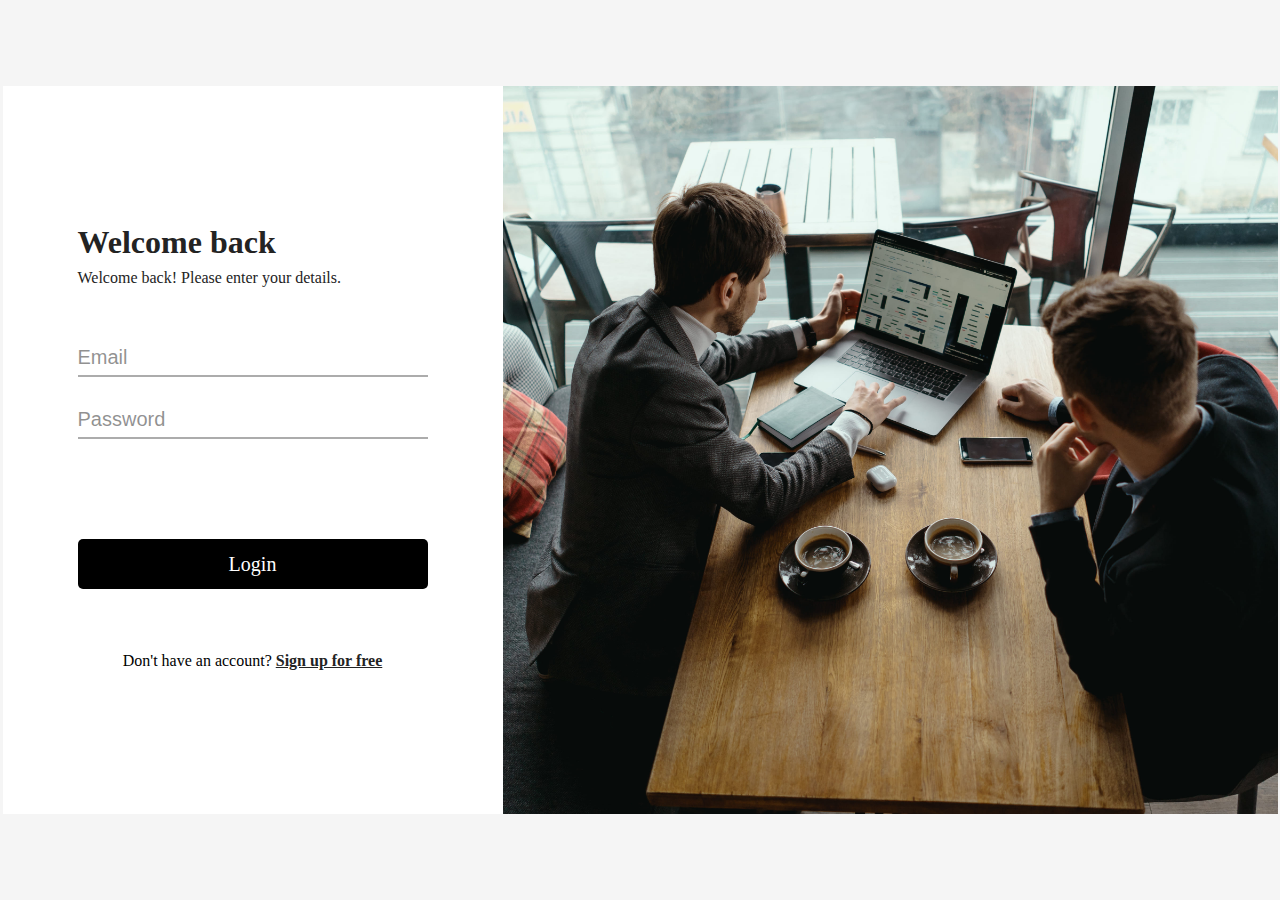
<file: index.html>
<!DOCTYPE html>
<html>
    <head>
        <title>PFinances - Login</title>
        <script src="./js/index.js"></script>
        <link href="./css/main.css" rel="stylesheet" />
        <link rel="icon" type="image/x-icon" href="/images/favicon.ico">

    <!-- Redireciona para o 'todo.html' se existir token no localstorage -->
    <script>
        if(localStorage.getItem('Authorization')) {
            window.location.replace('dashboard.html')
        }
    </script>
    
    </head>
    <body>
        <main>
            <div class="content">
                <div class="forms">
                    <!--<form class="forms">-->
                    <div class="titles">
                        <h1>Welcome back</h1>
                        <h2>Welcome back! Please enter your details.</h2>
                    </div>
                    
                    <div class="fields">
                        <input class="input" type="email" id="email" placeholder="Email" >
                        <input class="input" type="password" id="password" placeholder="Password">
                    </div>
                    <div id="alert" role="alert">
                    </div>
                    
                    <input type="submit" class="button" value="Login" onclick="Login()" >
                    
                    <p>Don't have an account? <a href="./signup.html">Sign up for free</a></p>
                </div>
                <div class="container">
                    <img src="./images/v1_205.jpg" alt="">
                </div>
            </div>
        </main>
    </body>
</html>
</file>
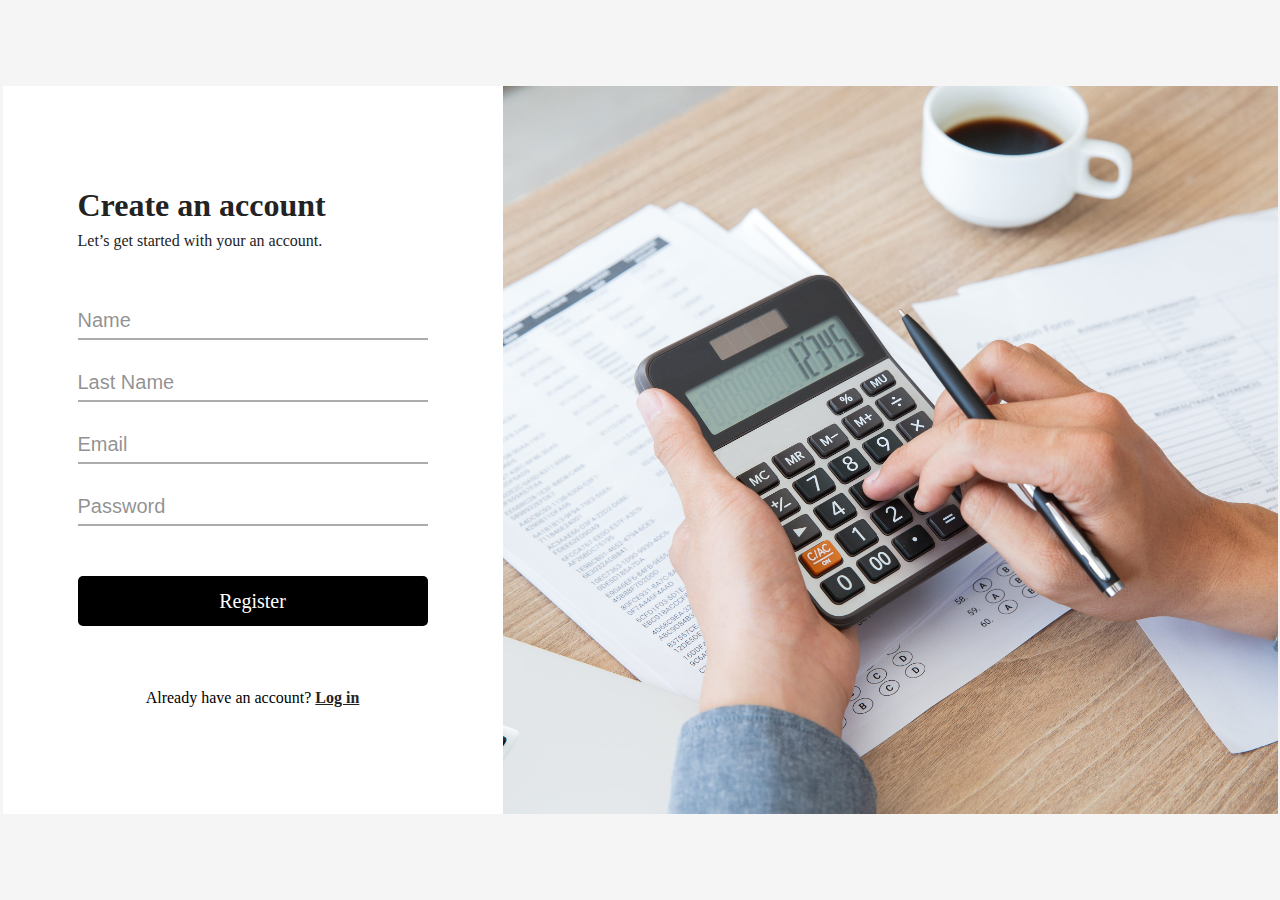
<file: signup.html>
<!DOCTYPE html>
<html>
    <head>
        <title>PFinances - Sign Up</title>
        <script src="./js/signup.js"></script>
        <link href="./css/main.css" rel="stylesheet" />
        <link rel="icon" type="image/x-icon" href="/images/favicon.ico">

    <!-- Redireciona para o 'todo.html' se existir token no localstorage -->
    <script>
        if(localStorage.getItem('Authorization')) {
            window.location.replace('dashboard.html')
        }
    </script>

    </head>
    <body>
        <main>
            <div class="content">
                <div class="forms">
                    <div class="titles">
                        <h1>Create an account</h1>
                        <h2>Let’s get started with your an account.</h2>
                    </div>
                    
                    <div class="fields">
                        <input class="input" type="text" id="name" placeholder="Name">
                        <input class="input" type="text" id="lastName" placeholder="Last Name">
                        <input class="input" type="email" id="email" placeholder="Email">
                        <input class="input" type="password" id="password" placeholder="Password">
                    </div>
                    
                    <input type="submit" class="button" value="Register" onclick="CreateUser()" >
                    
                    <p>Already have an account? <a href="./index.html">Log in</a></p>
                </div>
                <div class="container">
                    <img src="./images/v1_60.jpg" alt="">
                </div>
            </div>
        </main>
    </body>
</html>
</file>
<file: css/main.css>
* {
  padding: 0;
  margin: 0;
  border: 0;
}
:root {
  font-family: 'Poppins';
  font-style: normal;
}
body {
  font-size: 14px;
  background: #F5F5F5;
}

main {
  width: 100vw;
  height: 100vh;
  display: flex;
  justify-content: center;
  align-items: center;
}
.content {
  width: 1200px;
  height: 728px;
  position: relative;
  display: flex;
  flex-direction: row;
  align-items: center;
  padding: 0px 0px 0px 75px;
  gap: 75px;
  background: #FFFFFF;
}
.vertical {
  padding: 40px 0;
  flex-direction: column;
  justify-content: start;
}
#resumo {
  width: 90%;
  display: flex;
  flex-direction: row;
  justify-content: space-between;
  align-items: center;
}
#resumo h2 {
  margin: 5px;
}
#resumo2 {
  display: flex;
  flex-direction: row;
}

.forms {
  display: flex;
  flex-direction: column;
  justify-content: center;
  align-items: center;
  gap: 50px;
  width: 350px;
  height: 386px;
}

.titles {
  padding: 0px;
  width: 100%;
  height: 72px;
  display: flex;
  flex-direction: column;
  justify-content: space-evenly;
  align-items: flex-start;
}
h1 {
  font-weight: 600;
  font-size: 32px;
  line-height: 48px;
  color: #232323;
}
h2 {
  font-weight: 400;
  font-size: 16px;
  line-height: 24px;
  color: #232323;
}

.fields {
  display: flex;
  flex-direction: column;
  justify-content: center;
  align-items: center;
  gap: 25px;
  width: 350px;
}
.input {
  display: flex;
  flex-direction: column;
  justify-content: center;
  align-items: flex-start;
  font-weight: 400;
  font-size: 20px;
  width: 350px;
  height: 35px;
  border-bottom: 2px solid #ACACAC;
}
.input::placeholder {
  position: relative;
  font-weight: 400;
  font-size: 20px;
  line-height: 30px;
  color: rgba(35, 35, 35, 0.5);
}
.input:focus {
  outline: none;
  transition: border 0.3s ease;
  border-bottom: 2px solid #232323;
}

button {
  cursor: pointer;
}

input[type=submit], .btn {
  cursor: pointer;
  padding: 10px 60px;
  width: 350px;
  height: 50px;
  background: #000000;
  border-radius: 5px;
  font-family: 'Poppins';
  font-style: normal;
  font-weight: 500;
  font-size: 20px;
  line-height: 30px;
  color: #FFFFFF;
}
input[type=submit]:hover {
  transition: all 0.3s ease;
  border-radius: 10px;
  background: #232323;
}

p {
  height: 24px;
  font-family: 'Poppins';
  font-style: normal;
  font-weight: 400;
  font-size: 16px;
  line-height: 24px;
}
p a {
  width: 123px;
  height: 24px;
  font-family: 'Poppins';
  font-style: normal;
  font-weight: 600;
  font-size: 16px;
  line-height: 24px;
  text-decoration-line: underline;
  color: #232323;
}
.container {
  width: 100%;
  height: 728px;
  position: relative;
}
.container img {
  background-repeat: no-repeat;
  background-position: center center;
  background-size: cover;
  position: absolute;
  width: 100%;
  height: 100%;
  object-fit: cover; 
}
h4, p {
  margin: 10px;
}
.expenses {
  padding: 10px;
  color: #c63637;
  background-color: #00000000;
  /* background-color: #fdcae1; */
}
.income {
  padding: 10px;
  color: #008000;
  background-color: #00000000;
  /* background-color: #d9eedb; */
}
.btn {
  padding: 10px 25px;
  width: auto;
  height: 50px;
}

.popup {
  display: none;
  position: fixed;
  top: 50%;
  left: 50%;
  transform: translate(-50%, -50%);
  width: auto;
  padding: 40px;
  background-color: #fff;
  border: 1px solid #ccc;
  border-radius: 5px;
}

.popup-overlay {
  display: none;
  position: fixed;
  top: 0;
  left: 0;
  width: 100%;
  height: 100%;
  background-color: rgba(0, 0, 0, 0.5);
}
table {
  width: 90%;
  border-collapse: collapse;
}
th {
  padding: 10px;
  color: #fff;
  background-color: #000;
}
th:nth-child(1) {
  border-radius: 10px 0 0 0;
}
th:nth-child(6) {
  border-radius: 0 10px 0 0;
}
tr:nth-child(even) {
  background-color: #f2f2f2;
}
tr:nth-child(odd) {
  border-radius: 10px;
  background-color: #fdfdfd;
}
tr td:nth-last-child(){
  text-align: center;
}
td {
  border: none;
}



#popup {
  background-color: #fff;
  color: #000;
  padding: 20px;
  border-radius: 5px;
  width: 300px;
  max-width: 400px;
  margin: 0 auto;
}

#popup h3 {
  text-align: center;
}

#popup form {
  margin-top: 20px;
}

#popup input[type="text"],
#popup input[type="number"],
#popup input[type="date"],
#popup select {
  width: 100%;
  padding: 8px;
  margin-bottom: 10px;
  border-bottom: 1px solid #000;
  box-sizing: border-box;
}
#popup input[type="text"]:active,
#popup input[type="number"]:active,
#popup input[type="date"]:active,
#popup select:active {
  width: 100%;
  padding: 8px;
  margin-bottom: 10px;
  border-bottom: 1px solid #000;
  box-sizing: border-box;
}

#popup select {
  -webkit-appearance: none;
  -moz-appearance: none;
  appearance: none;
  background-color: #fff;
  background-repeat: no-repeat;
  background-position: right 8px center;
  padding-right: 30px;
  cursor: pointer;
}

#popup div {
  display: flex;
  flex-direction: row;
  justify-content: space-between;
  align-items: center;
}
#popup div button {
  margin-top: 20px;
  display: block;
  width: 45%;
  padding: 10px;
  background-color: #000;
  color: #fff;
  border: none;
  border-radius: 4px;
  cursor: pointer;
}

#popup div button[type="button"]:hover {
  background-color: #444;
}

#popup div button[type="button"]:last-child {
  color: #000;
  background-color: #d8d8d8;
}

#popup div button[type="button"]:last-child:hover {
  background-color: #f2f2f2;
}

.logout {
  font-size: 3rem;
  padding: 10px 15px;
}
</file>
